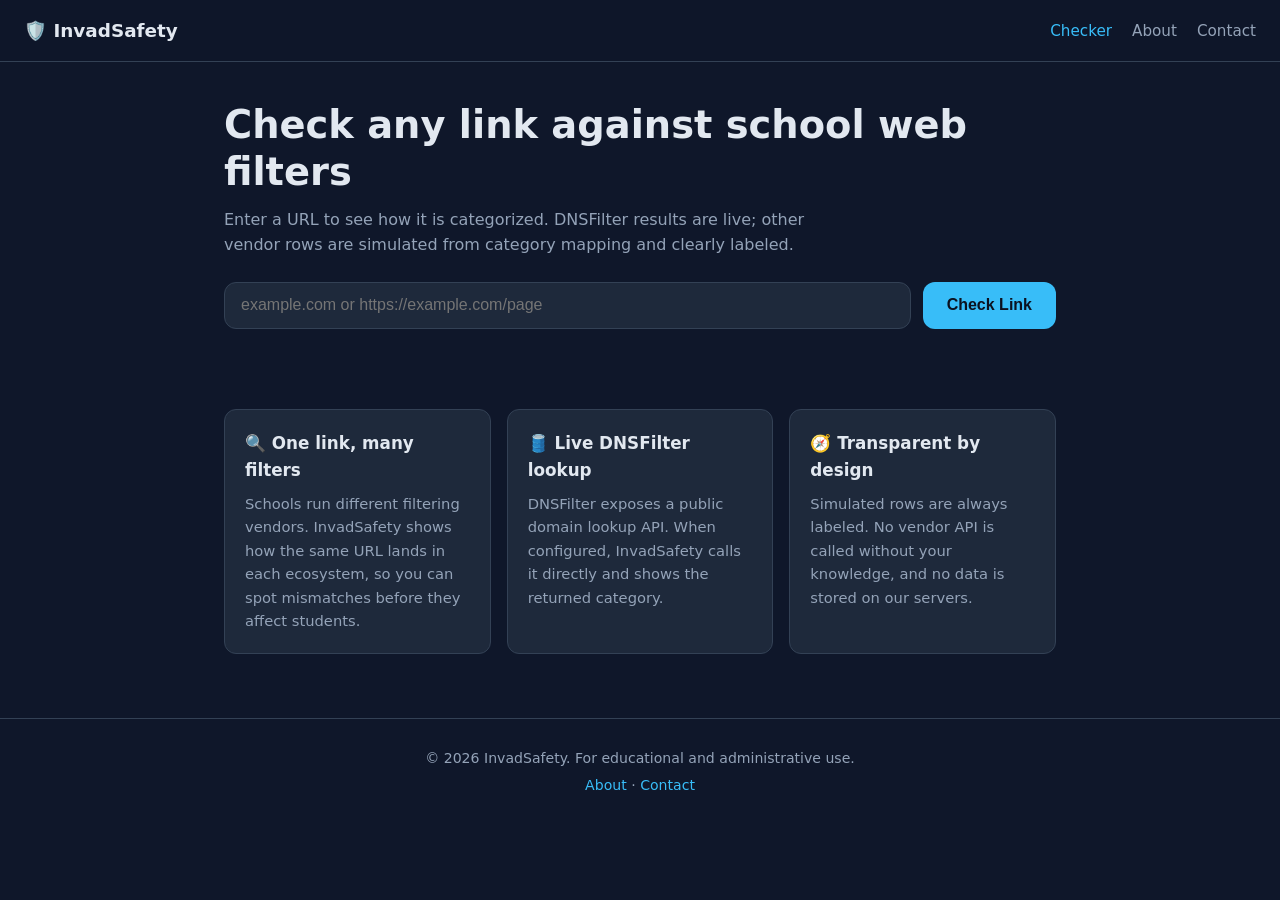
<file: index.html>
<!DOCTYPE html>
<html lang="en">
<head>
  <meta charset="UTF-8" />
  <meta name="viewport" content="width=device-width, initial-scale=1.0" />
  <title>InvadSafety — School Web Filter Link Checker</title>
  <meta name="description" content="InvadSafety checks any URL against school web filtering categories. See how DNSFilter classifies a link in real time, with simulated results for FortiGuard, Lightspeed, GoGuardian, and more." />
  <meta name="robots" content="index, follow" />
  <link rel="canonical" href="https://invadsafety.com/" />
  <link rel="stylesheet" href="style.css" />
  <link rel="icon" href="data:image/svg+xml,<svg xmlns='http://www.w3.org/2000/svg' viewBox='0 0 100 100'><text y='.9em' font-size='90'>🛡️</text></svg>" />
</head>
<body>
  <header class="site-header">
    <a class="logo" href="index.html">🛡️ InvadSafety</a>
    <nav>
      <a href="index.html" class="active">Checker</a>
      <a href="about.html">About</a>
      <a href="contact.html">Contact</a>
    </nav>
  </header>

  <main>
    <section class="hero">
      <h1>Check any link against school web filters</h1>
      <p>Enter a URL to see how it is categorized. DNSFilter results are live; other vendor rows are simulated from category mapping and clearly labeled.</p>

      <form id="check-form" class="check-form" autocomplete="off">
        <input
          id="url-input"
          type="text"
          placeholder="example.com or https://example.com/page"
          aria-label="URL to check"
          required
        />
        <button type="submit" id="check-btn">Check Link</button>
      </form>

      <p id="status" class="status" role="status"></p>
    </section>

    <section id="results-section" class="results-section" hidden>
      <div class="results-header">
        <h2 id="results-title">Results</h2>
        <span id="real-badge" class="badge badge-real" hidden>Live data</span>
      </div>

      <ul id="results-list" class="results-list"></ul>

      <p class="disclaimer">
        <strong>How to read this:</strong> Rows marked <span class="badge badge-real">Live</span> come from a real API query.
        Rows marked <span class="badge badge-sim">Simulated</span> are generated by mapping a category to each vendor's
        taxonomy. They do not reflect a real-time query of that vendor's system.
      </p>
    </section>

    <section class="info-grid">
      <article>
        <h3>🔍 One link, many filters</h3>
        <p>Schools run different filtering vendors. InvadSafety shows how the same URL lands in each ecosystem, so you can spot mismatches before they affect students.</p>
      </article>
      <article>
        <h3>🛢️ Live DNSFilter lookup</h3>
        <p>DNSFilter exposes a public domain lookup API. When configured, InvadSafety calls it directly and shows the returned category.</p>
      </article>
      <article>
        <h3>🧭 Transparent by design</h3>
        <p>Simulated rows are always labeled. No vendor API is called without your knowledge, and no data is stored on our servers.</p>
      </article>
    </section>
  </main>

  <footer class="site-footer">
    <p>© <span id="year"></span> InvadSafety. For educational and administrative use.</p>
    <p><a href="about.html">About</a> · <a href="contact.html">Contact</a></p>
  </footer>

  <script src="app.js"></script>
</body>
</html>
</file>
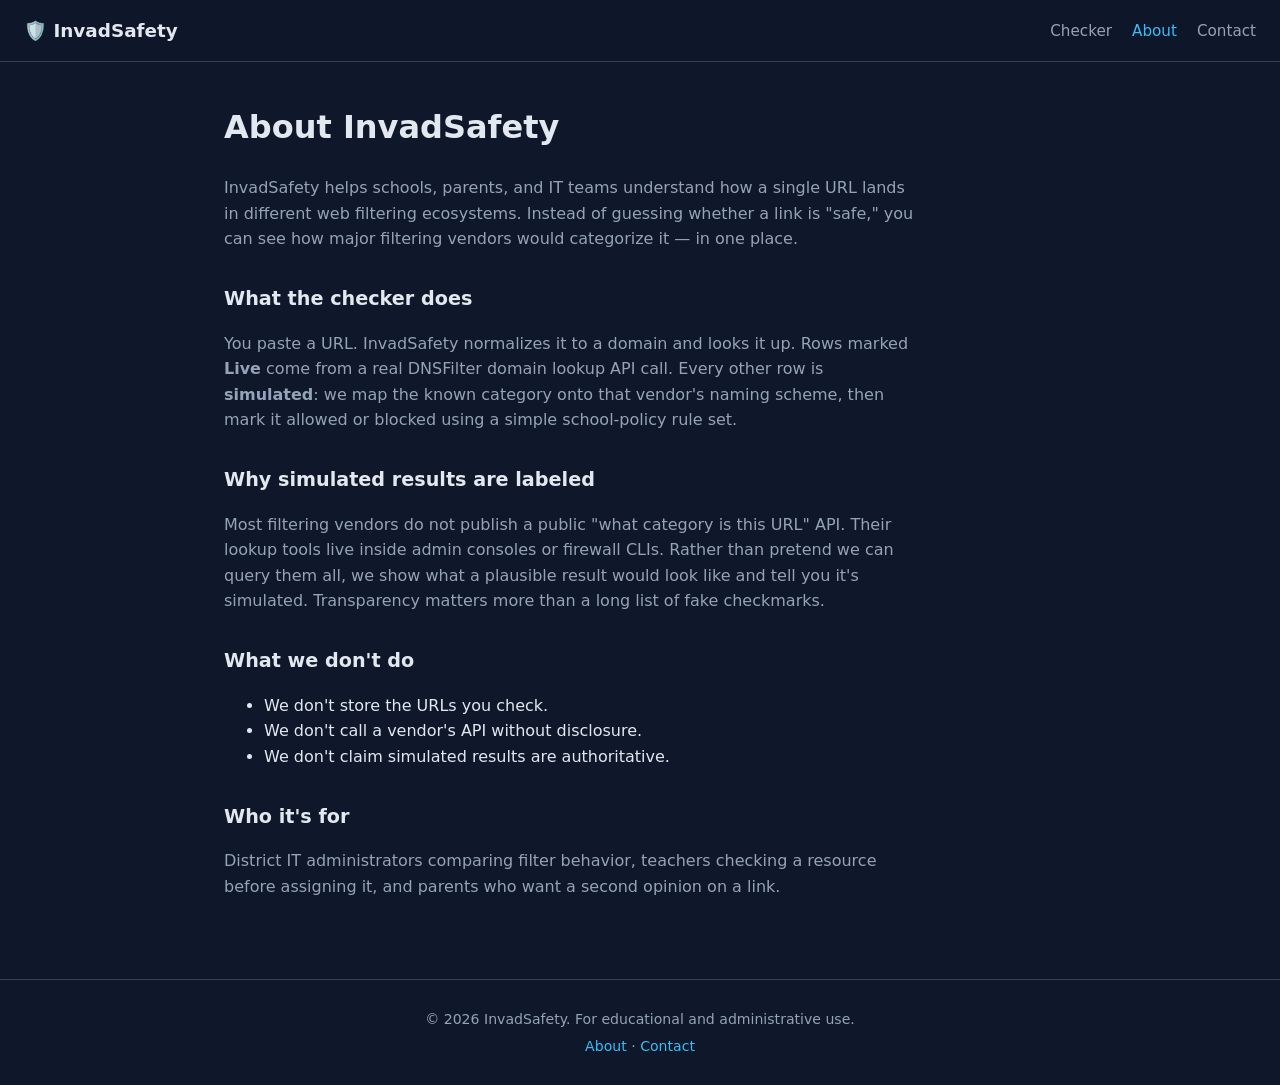
<file: about.html>
<!DOCTYPE html>
<html lang="en">
<head>
  <meta charset="UTF-8" />
  <meta name="viewport" content="width=device-width, initial-scale=1.0" />
  <title>About — InvadSafety</title>
  <meta name="description" content="Learn how InvadSafety checks URLs against school web filtering categories and why simulated results are clearly labeled." />
  <link rel="canonical" href="https://invadsafety.com/about.html" />
  <link rel="stylesheet" href="style.css" />
</head>
<body>
  <header class="site-header">
    <a class="logo" href="index.html">🛡️ InvadSafety</a>
    <nav>
      <a href="index.html">Checker</a>
      <a href="about.html" class="active">About</a>
      <a href="contact.html">Contact</a>
    </nav>
  </header>

  <main class="page-section">
    <h1>About InvadSafety</h1>
    <p>InvadSafety helps schools, parents, and IT teams understand how a single URL lands in different web filtering ecosystems. Instead of guessing whether a link is "safe," you can see how major filtering vendors would categorize it — in one place.</p>

    <h2>What the checker does</h2>
    <p>You paste a URL. InvadSafety normalizes it to a domain and looks it up. Rows marked <strong>Live</strong> come from a real DNSFilter domain lookup API call. Every other row is <strong>simulated</strong>: we map the known category onto that vendor's naming scheme, then mark it allowed or blocked using a simple school-policy rule set.</p>

    <h2>Why simulated results are labeled</h2>
    <p>Most filtering vendors do not publish a public "what category is this URL" API. Their lookup tools live inside admin consoles or firewall CLIs. Rather than pretend we can query them all, we show what a plausible result would look like and tell you it's simulated. Transparency matters more than a long list of fake checkmarks.</p>

    <h2>What we don't do</h2>
    <ul>
      <li>We don't store the URLs you check.</li>
      <li>We don't call a vendor's API without disclosure.</li>
      <li>We don't claim simulated results are authoritative.</li>
    </ul>

    <h2>Who it's for</h2>
    <p>District IT administrators comparing filter behavior, teachers checking a resource before assigning it, and parents who want a second opinion on a link.</p>
  </main>

  <footer class="site-footer">
    <p>© <span id="year"></span> InvadSafety. For educational and administrative use.</p>
    <p><a href="about.html">About</a> · <a href="contact.html">Contact</a></p>
  </footer>
  <script>document.getElementById("year").textContent = new Date().getFullYear();</script>
</body>
</html>
</file>
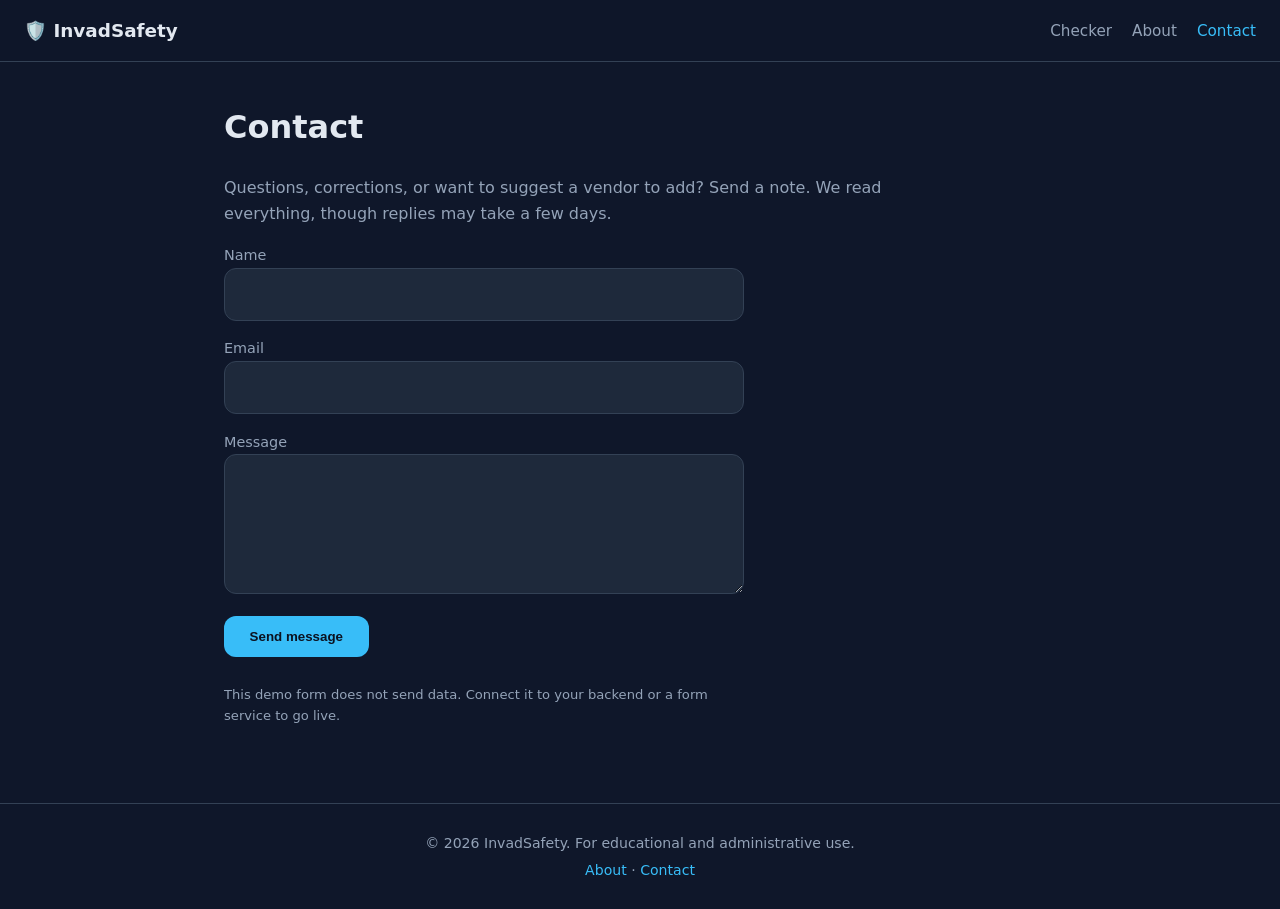
<file: contact.html>
<!DOCTYPE html>
<html lang="en">
<head>
  <meta charset="UTF-8" />
  <meta name="viewport" content="width=device-width, initial-scale=1.0" />
  <title>Contact — InvadSafety</title>
  <meta name="description" content="Contact the InvadSafety team with questions, corrections, or integration requests." />
  <link rel="canonical" href="https://invadsafety.com/contact.html" />
  <link rel="stylesheet" href="style.css" />
</head>
<body>
  <header class="site-header">
    <a class="logo" href="index.html">🛡️ InvadSafety</a>
    <nav>
      <a href="index.html">Checker</a>
      <a href="about.html">About</a>
      <a href="contact.html" class="active">Contact</a>
    </nav>
  </header>

  <main class="page-section">
    <h1>Contact</h1>
    <p>Questions, corrections, or want to suggest a vendor to add? Send a note. We read everything, though replies may take a few days.</p>

    <form class="contact-form" id="contact-form">
      <div>
        <label for="name">Name</label>
        <input id="name" name="name" type="text" required />
      </div>
      <div>
        <label for="email">Email</label>
        <input id="email" name="email" type="email" required />
      </div>
      <div>
        <label for="message">Message</label>
        <textarea id="message" name="message" required></textarea>
      </div>
      <button type="submit">Send message</button>
      <p class="form-note" id="form-note">This demo form does not send data. Connect it to your backend or a form service to go live.</p>
    </form>
  </main>

  <footer class="site-footer">
    <p>© <span id="year"></span> InvadSafety. For educational and administrative use.</p>
    <p><a href="about.html">About</a> · <a href="contact.html">Contact</a></p>
  </footer>
  <script>
    document.getElementById("year").textContent = new Date().getFullYear();
    document.getElementById("contact-form").addEventListener("submit", (e) => {
      e.preventDefault();
      document.getElementById("form-note").textContent =
        "Thanks! This demo doesn't send messages yet — wire it to your backend to receive it.";
      e.target.reset();
    });
  </script>
</body>
</html>
</file>
<file: style.css>
:root {
  --bg: #0f172a;
  --surface: #1e293b;
  --surface-2: #273449;
  --text: #e2e8f0;
  --muted: #94a3b8;
  --accent: #38bdf8;
  --accent-2: #22c55e;
  --danger: #f87171;
  --border: #334155;
  --radius: 12px;
  --max: 880px;
}

* { box-sizing: border-box; }

html { scroll-behavior: smooth; }

body {
  margin: 0;
  font-family: system-ui, -apple-system, "Segoe UI", Roboto, sans-serif;
  background: var(--bg);
  color: var(--text);
  line-height: 1.6;
}

a { color: var(--accent); text-decoration: none; }
a:hover { text-decoration: underline; }

.site-header {
  display: flex;
  align-items: center;
  justify-content: space-between;
  gap: 1rem;
  padding: 1rem 1.5rem;
  border-bottom: 1px solid var(--border);
  background: rgba(15, 23, 42, 0.9);
  position: sticky;
  top: 0;
  backdrop-filter: blur(8px);
  z-index: 10;
}

.logo {
  font-weight: 700;
  font-size: 1.15rem;
  color: var(--text);
}
.logo:hover { text-decoration: none; }

.site-header nav { display: flex; gap: 1.25rem; }
.site-header nav a { color: var(--muted); font-size: 0.95rem; }
.site-header nav a.active,
.site-header nav a:hover { color: var(--accent); text-decoration: none; }

main {
  max-width: var(--max);
  margin: 0 auto;
  padding: 2.5rem 1.5rem 4rem;
}

.hero h1 {
  font-size: clamp(1.6rem, 4vw, 2.4rem);
  line-height: 1.2;
  margin: 0 0 0.75rem;
}

.hero p { color: var(--muted); margin: 0 0 1.5rem; max-width: 62ch; }

.check-form {
  display: flex;
  gap: 0.75rem;
  flex-wrap: wrap;
}

.check-form input {
  flex: 1 1 320px;
  padding: 0.85rem 1rem;
  border-radius: var(--radius);
  border: 1px solid var(--border);
  background: var(--surface);
  color: var(--text);
  font-size: 1rem;
  outline: none;
}

.check-form input:focus { border-color: var(--accent); }

.check-form button {
  padding: 0.85rem 1.5rem;
  border-radius: var(--radius);
  border: none;
  background: var(--accent);
  color: #0b1220;
  font-weight: 700;
  font-size: 1rem;
  cursor: pointer;
}

.check-form button:hover { filter: brightness(1.1); }
.check-form button:disabled { opacity: 0.6; cursor: wait; }

.status { min-height: 1.5rem; margin-top: 1rem; color: var(--muted); font-size: 0.95rem; }
.status.error { color: var(--danger); }

.results-section { margin-top: 2.5rem; }

.results-header {
  display: flex;
  align-items: center;
  gap: 0.75rem;
  flex-wrap: wrap;
}
.results-header h2 { margin: 0; font-size: 1.3rem; word-break: break-all; }

.badge {
  display: inline-block;
  font-size: 0.7rem;
  font-weight: 700;
  letter-spacing: 0.04em;
  text-transform: uppercase;
  padding: 0.2rem 0.5rem;
  border-radius: 999px;
  vertical-align: middle;
}
.badge-real { background: rgba(34, 197, 94, 0.15); color: var(--accent-2); border: 1px solid rgba(34,197,94,0.4); }
.badge-sim  { background: rgba(148, 163, 184, 0.12); color: var(--muted); border: 1px solid var(--border); }

.results-list {
  list-style: none;
  margin: 1.25rem 0 0;
  padding: 0;
  display: grid;
  gap: 0.6rem;
}

.result-row {
  display: flex;
  align-items: center;
  gap: 0.85rem;
  padding: 0.8rem 1rem;
  background: var(--surface);
  border: 1px solid var(--border);
  border-radius: var(--radius);
  animation: fadeIn 0.25s ease both;
}

.result-row .vendor-icon { font-size: 1.3rem; flex: 0 0 auto; }
.result-row .vendor-name { font-weight: 600; flex: 1 1 auto; min-width: 0; }

.result-row .category {
  color: var(--muted);
  font-size: 0.9rem;
  white-space: nowrap;
  overflow: hidden;
  text-overflow: ellipsis;
  max-width: 40%;
}

.result-row .mark { font-size: 1.1rem; flex: 0 0 auto; }
.result-row .mark.allowed { color: var(--accent-2); }
.result-row .mark.blocked { color: var(--danger); }

.result-row .source {
  font-size: 0.65rem;
  text-transform: uppercase;
  letter-spacing: 0.05em;
  padding: 0.15rem 0.45rem;
  border-radius: 999px;
  flex: 0 0 auto;
}

.disclaimer {
  margin-top: 1.5rem;
  padding: 0.9rem 1rem;
  background: var(--surface-2);
  border-left: 3px solid var(--accent);
  border-radius: 0 8px 8px 0;
  font-size: 0.88rem;
  color: var(--muted);
}
.disclaimer strong { color: var(--text); }

.info-grid {
  display: grid;
  grid-template-columns: repeat(auto-fit, minmax(220px, 1fr));
  gap: 1rem;
  margin-top: 3.5rem;
}

.info-grid article {
  background: var(--surface);
  border: 1px solid var(--border);
  border-radius: var(--radius);
  padding: 1.25rem;
}
.info-grid h3 { margin: 0 0 0.5rem; font-size: 1.05rem; }
.info-grid p { margin: 0; color: var(--muted); font-size: 0.92rem; }

.site-footer {
  border-top: 1px solid var(--border);
  padding: 1.5rem;
  text-align: center;
  color: var(--muted);
  font-size: 0.88rem;
}
.site-footer p { margin: 0.25rem 0; }

/* About & Contact shared */
.page-section h1 { margin-top: 0; }
.page-section p { color: var(--muted); max-width: 68ch; }
.page-section h2 { margin-top: 2rem; font-size: 1.2rem; }

.contact-form { display: grid; gap: 0.9rem; max-width: 520px; }
.contact-form label { font-size: 0.9rem; color: var(--muted); }
.contact-form input,
.contact-form textarea {
  width: 100%;
  padding: 0.8rem 1rem;
  border-radius: var(--radius);
  border: 1px solid var(--border);
  background: var(--surface);
  color: var(--text);
  font: inherit;
}
.contact-form textarea { min-height: 140px; resize: vertical; }
.contact-form button {
  justify-self: start;
  padding: 0.8rem 1.6rem;
  border-radius: var(--radius);
  border: none;
  background: var(--accent);
  color: #0b1220;
  font-weight: 700;
  cursor: pointer;
}
.form-note { font-size: 0.82rem; color: var(--muted); }

@keyframes fadeIn {
  from { opacity: 0; transform: translateY(4px); }
  to   { opacity: 1; transform: none; }
}

@media (max-width: 520px) {
  .result-row .category { max-width: 100%; white-space: normal; }
  .result-row { flex-wrap: wrap; }
}
</file>
